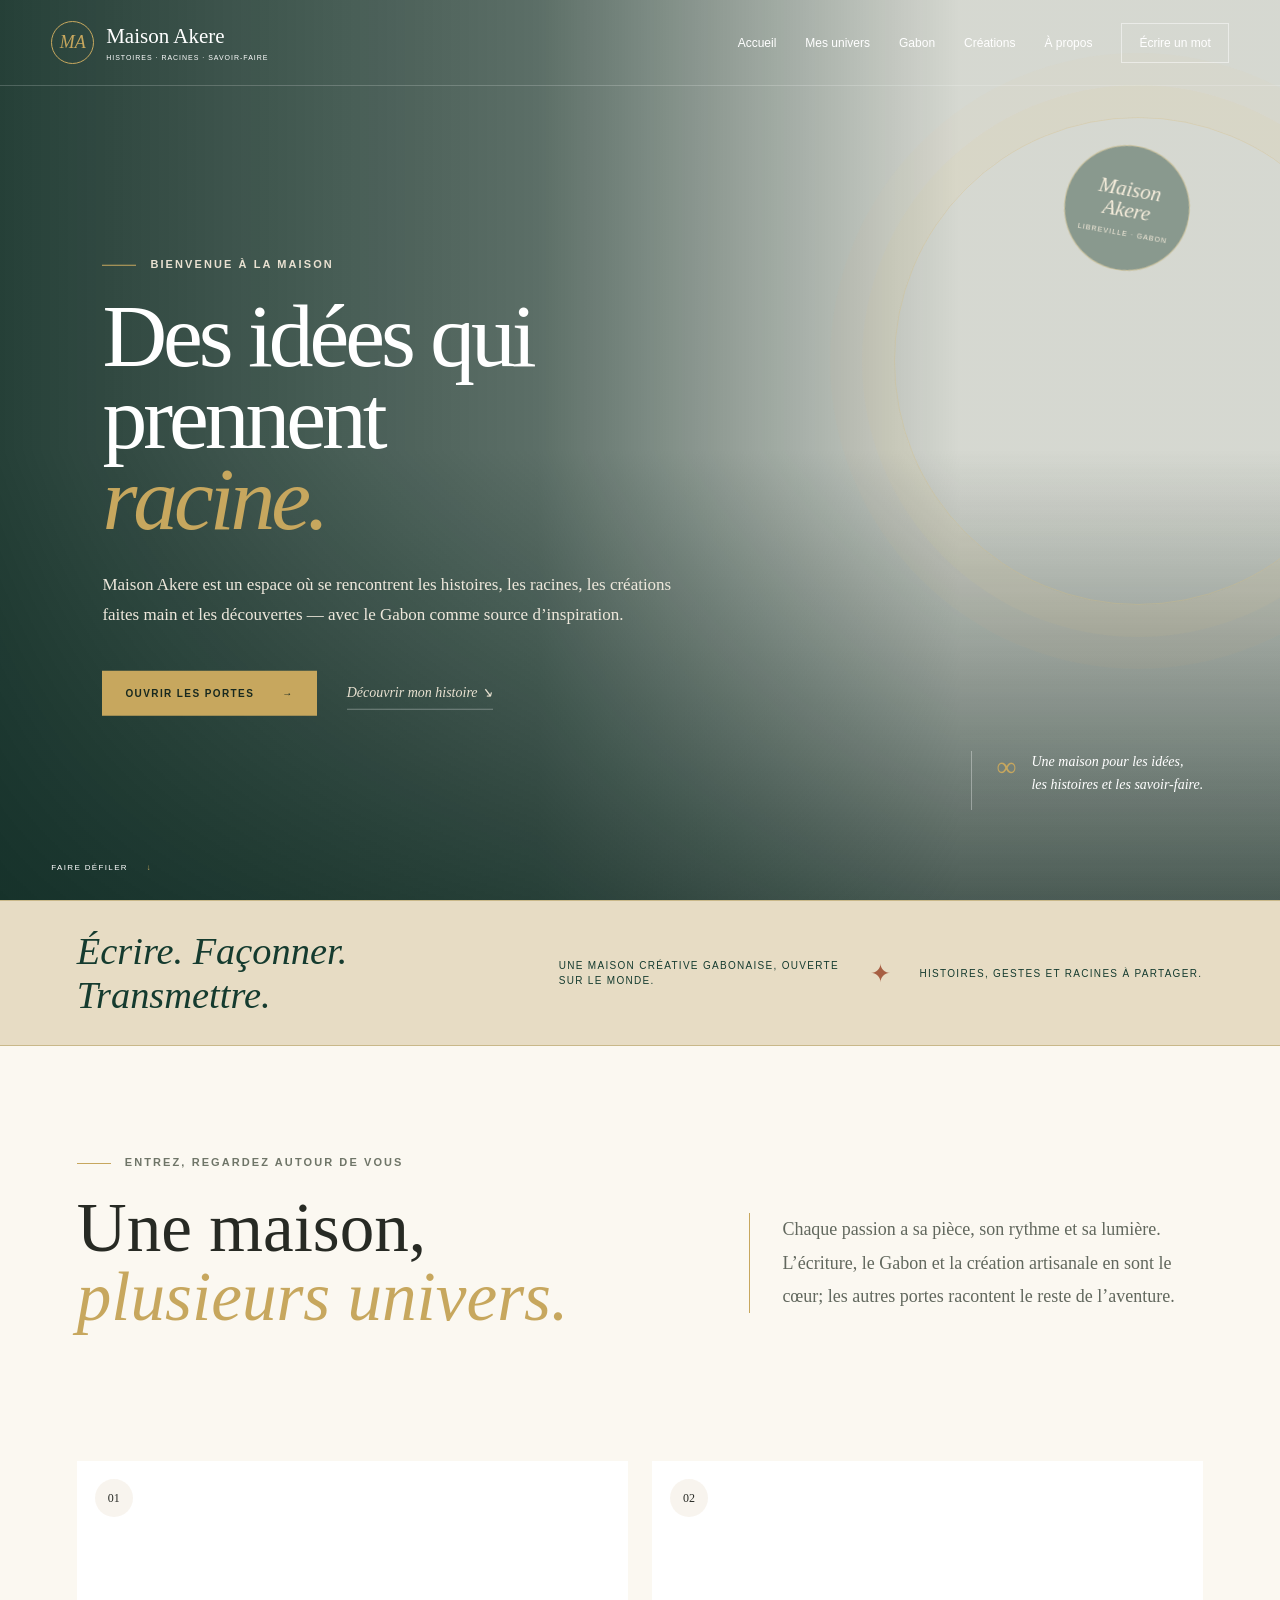
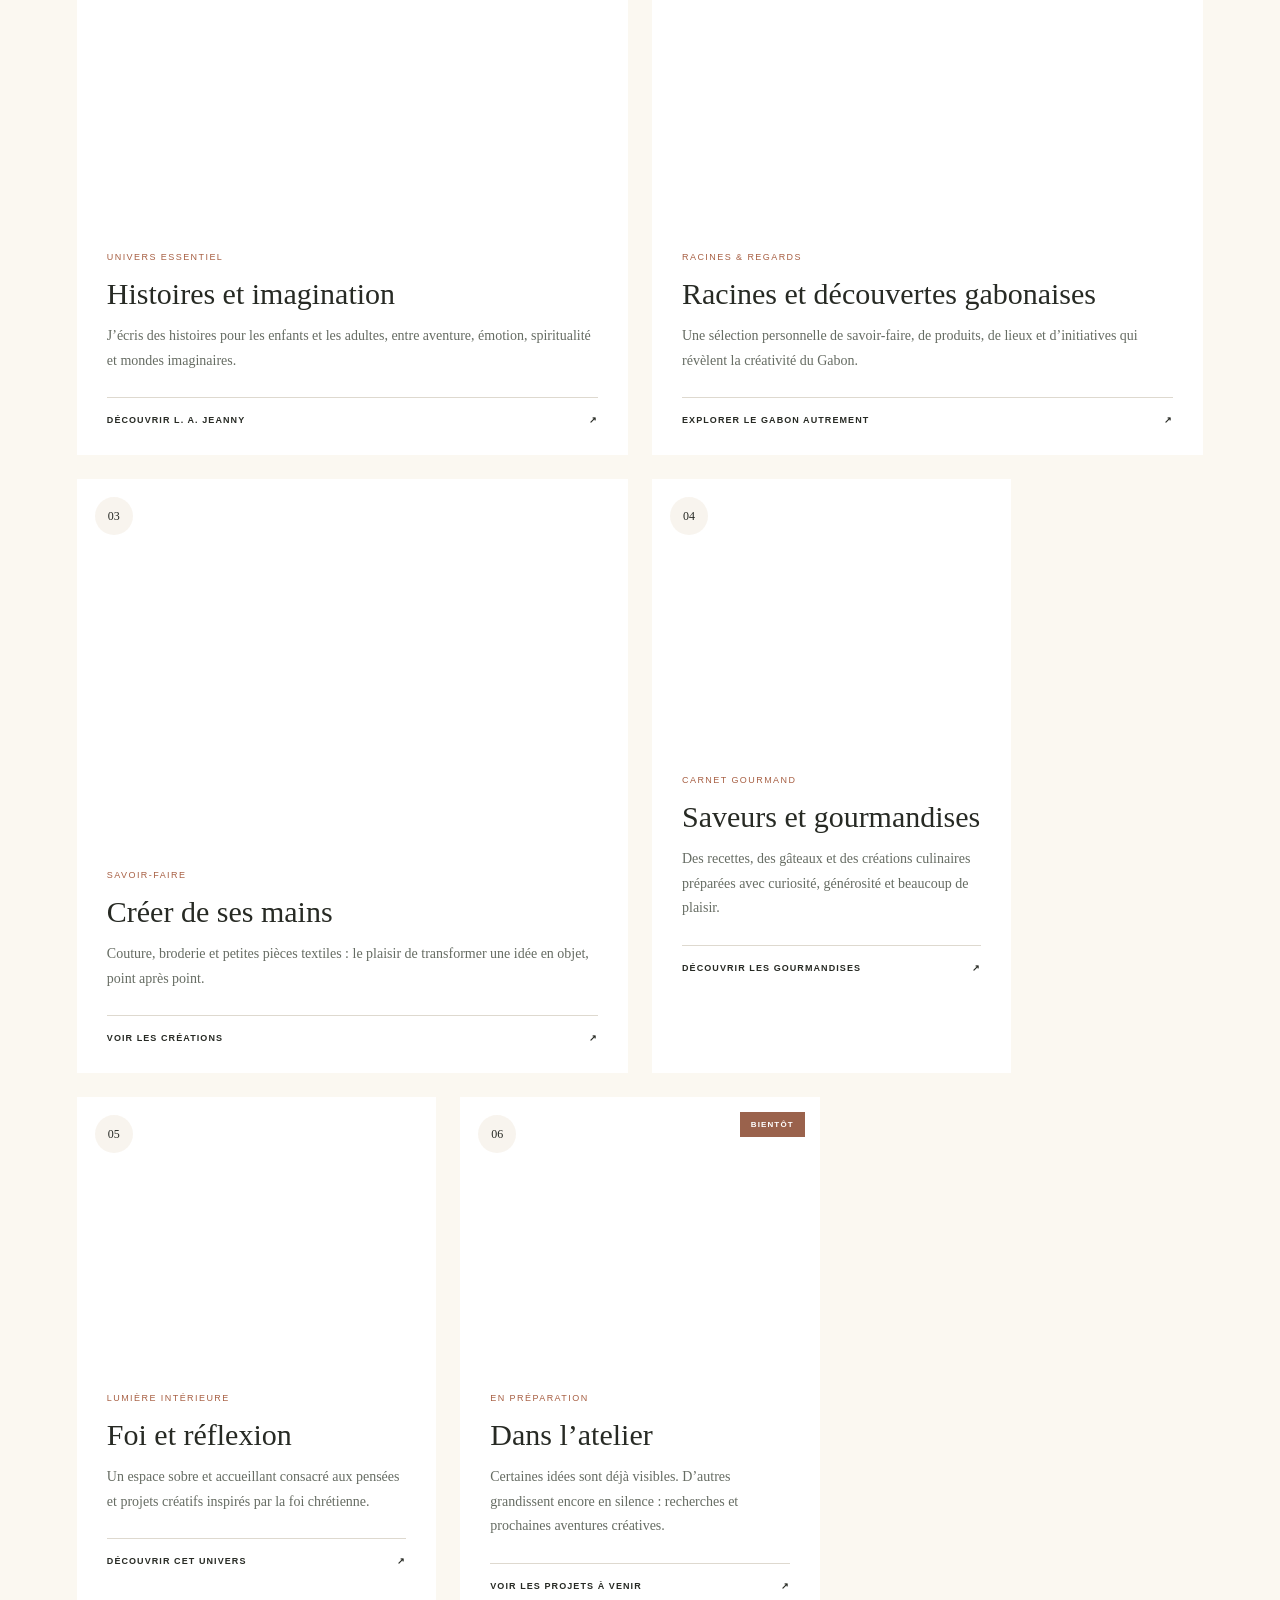
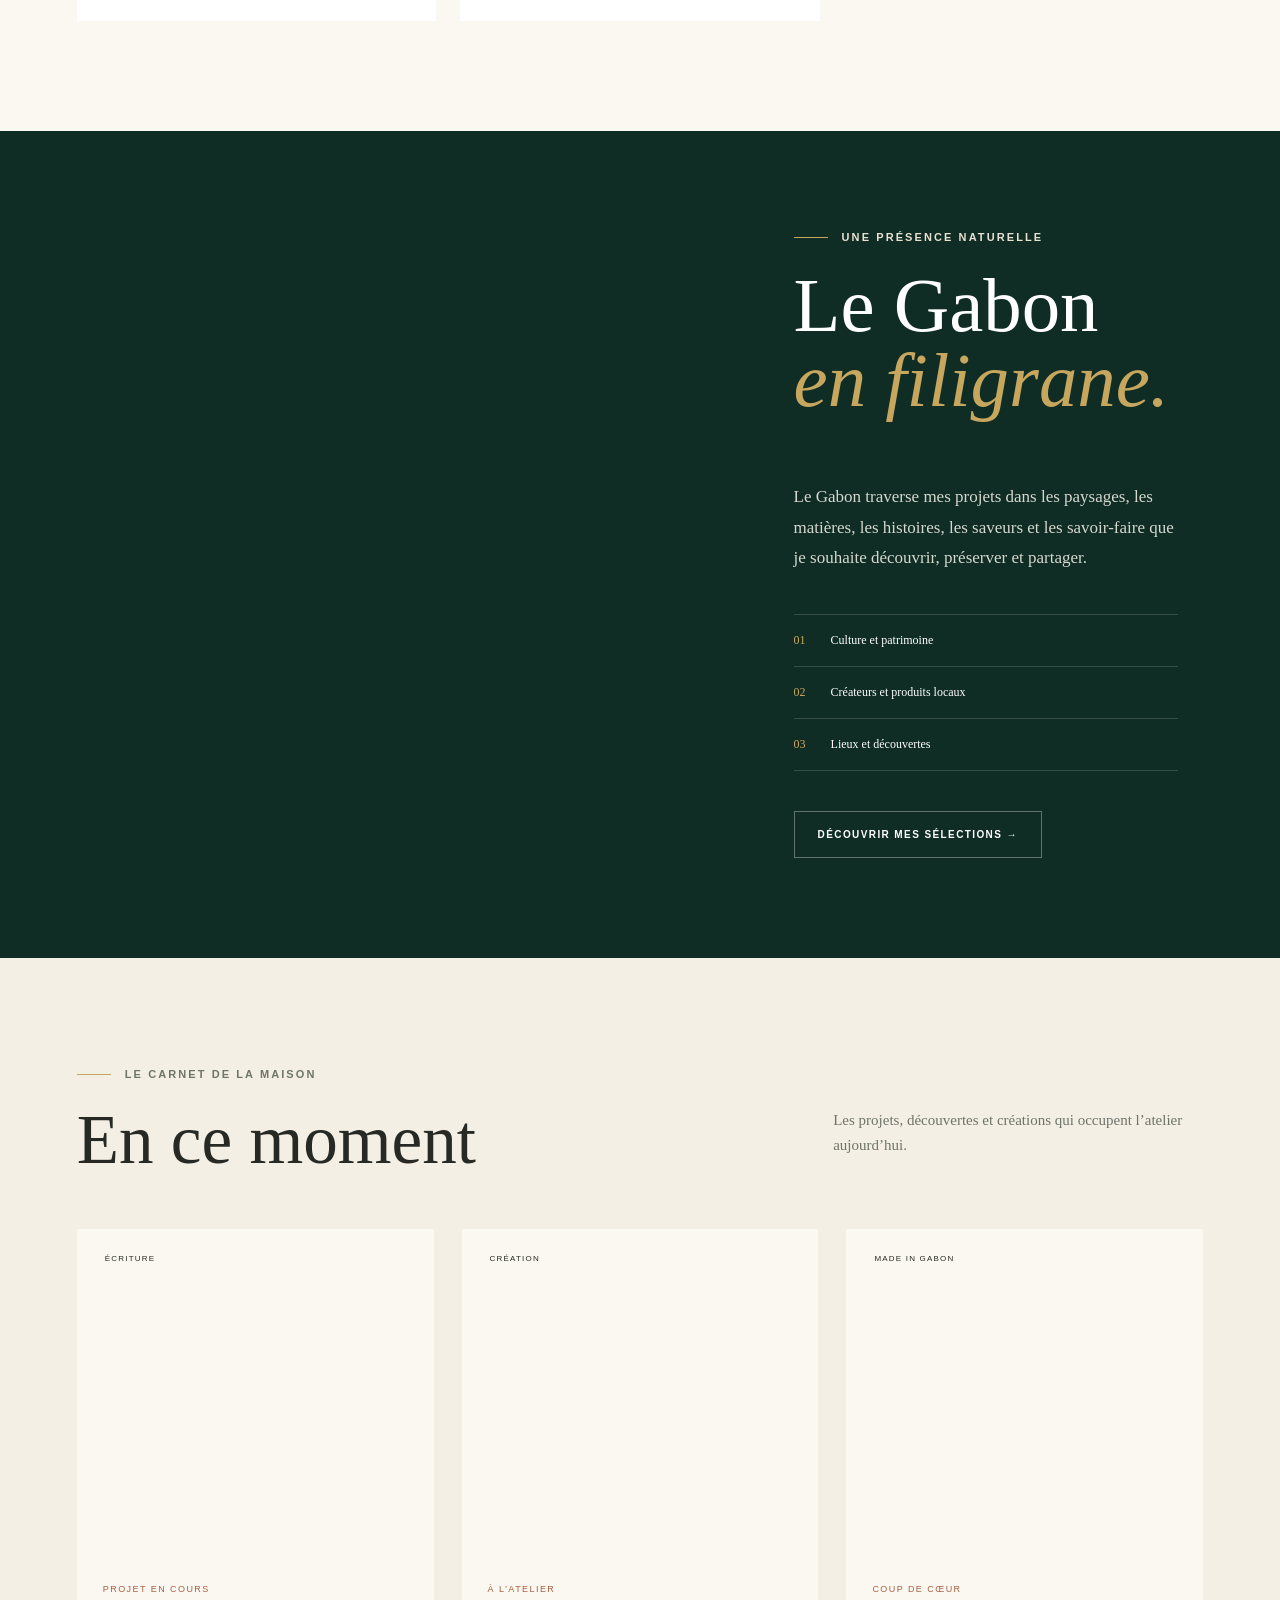
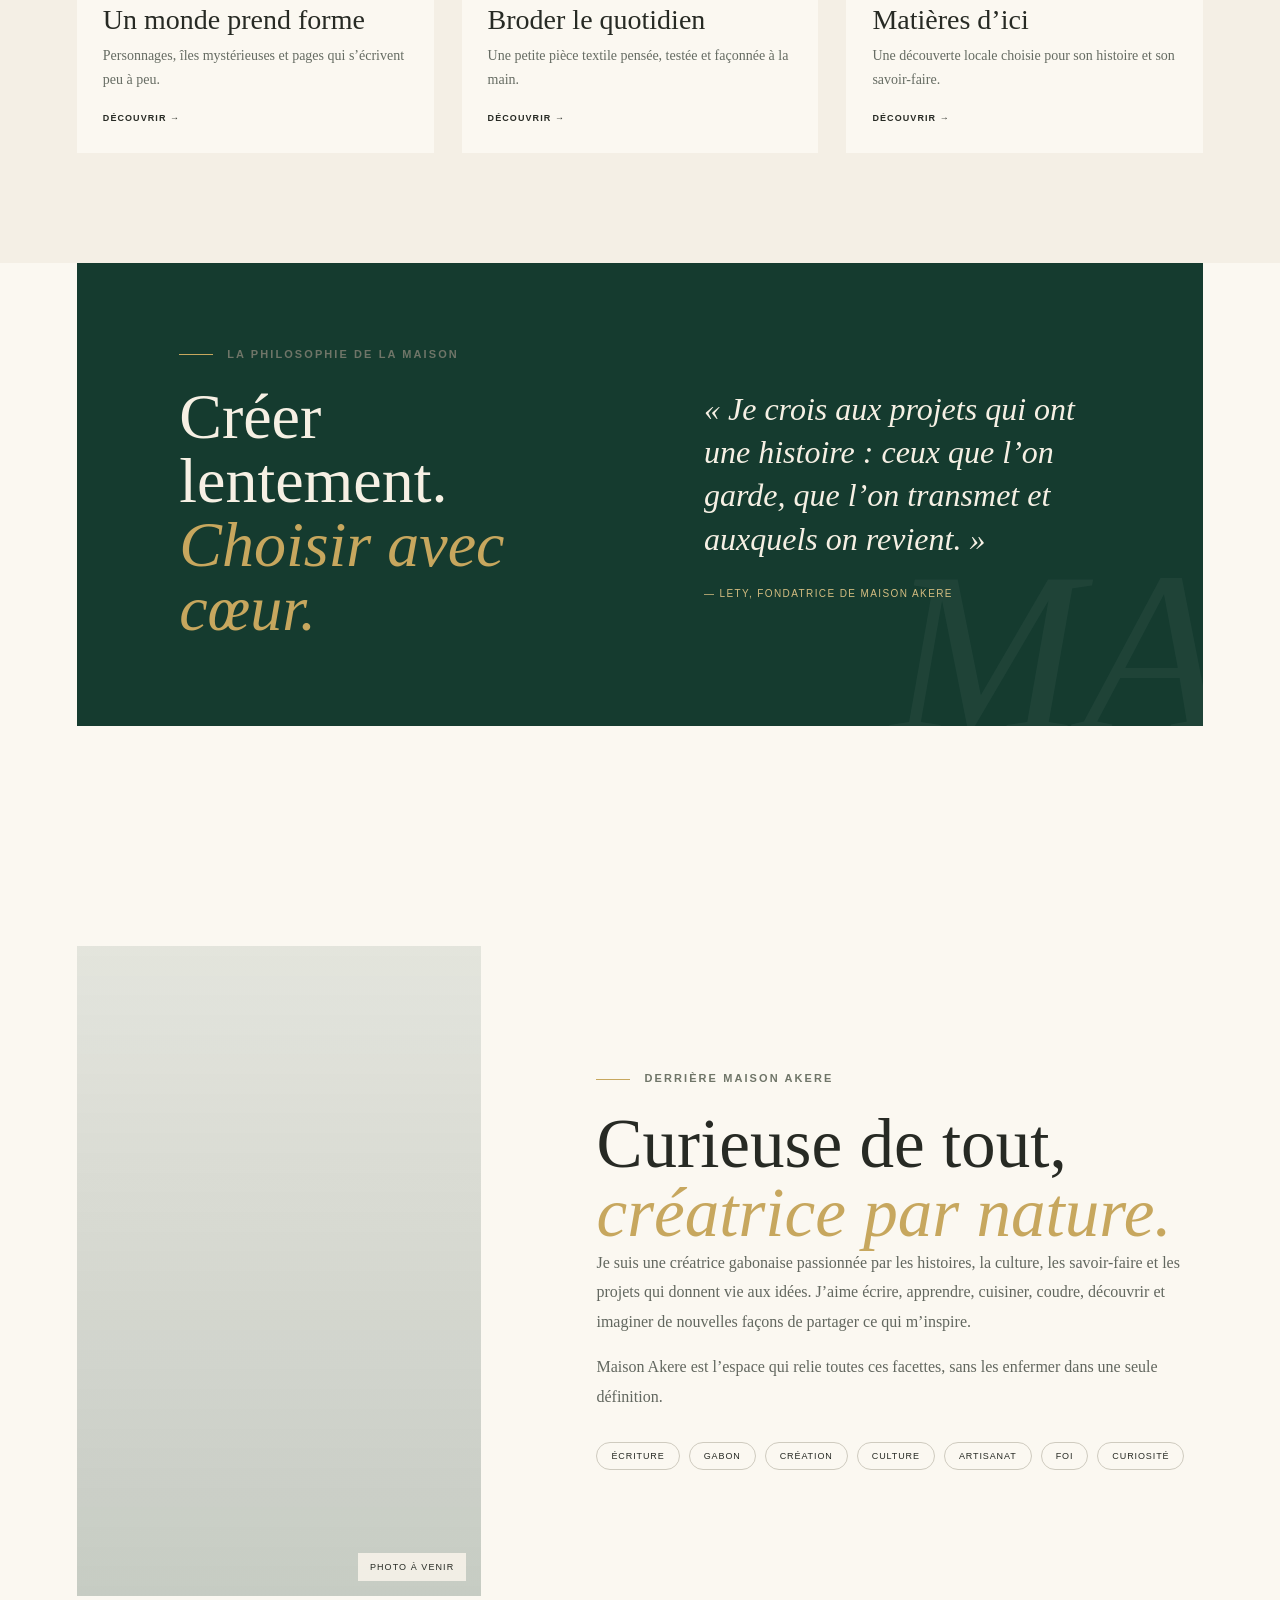
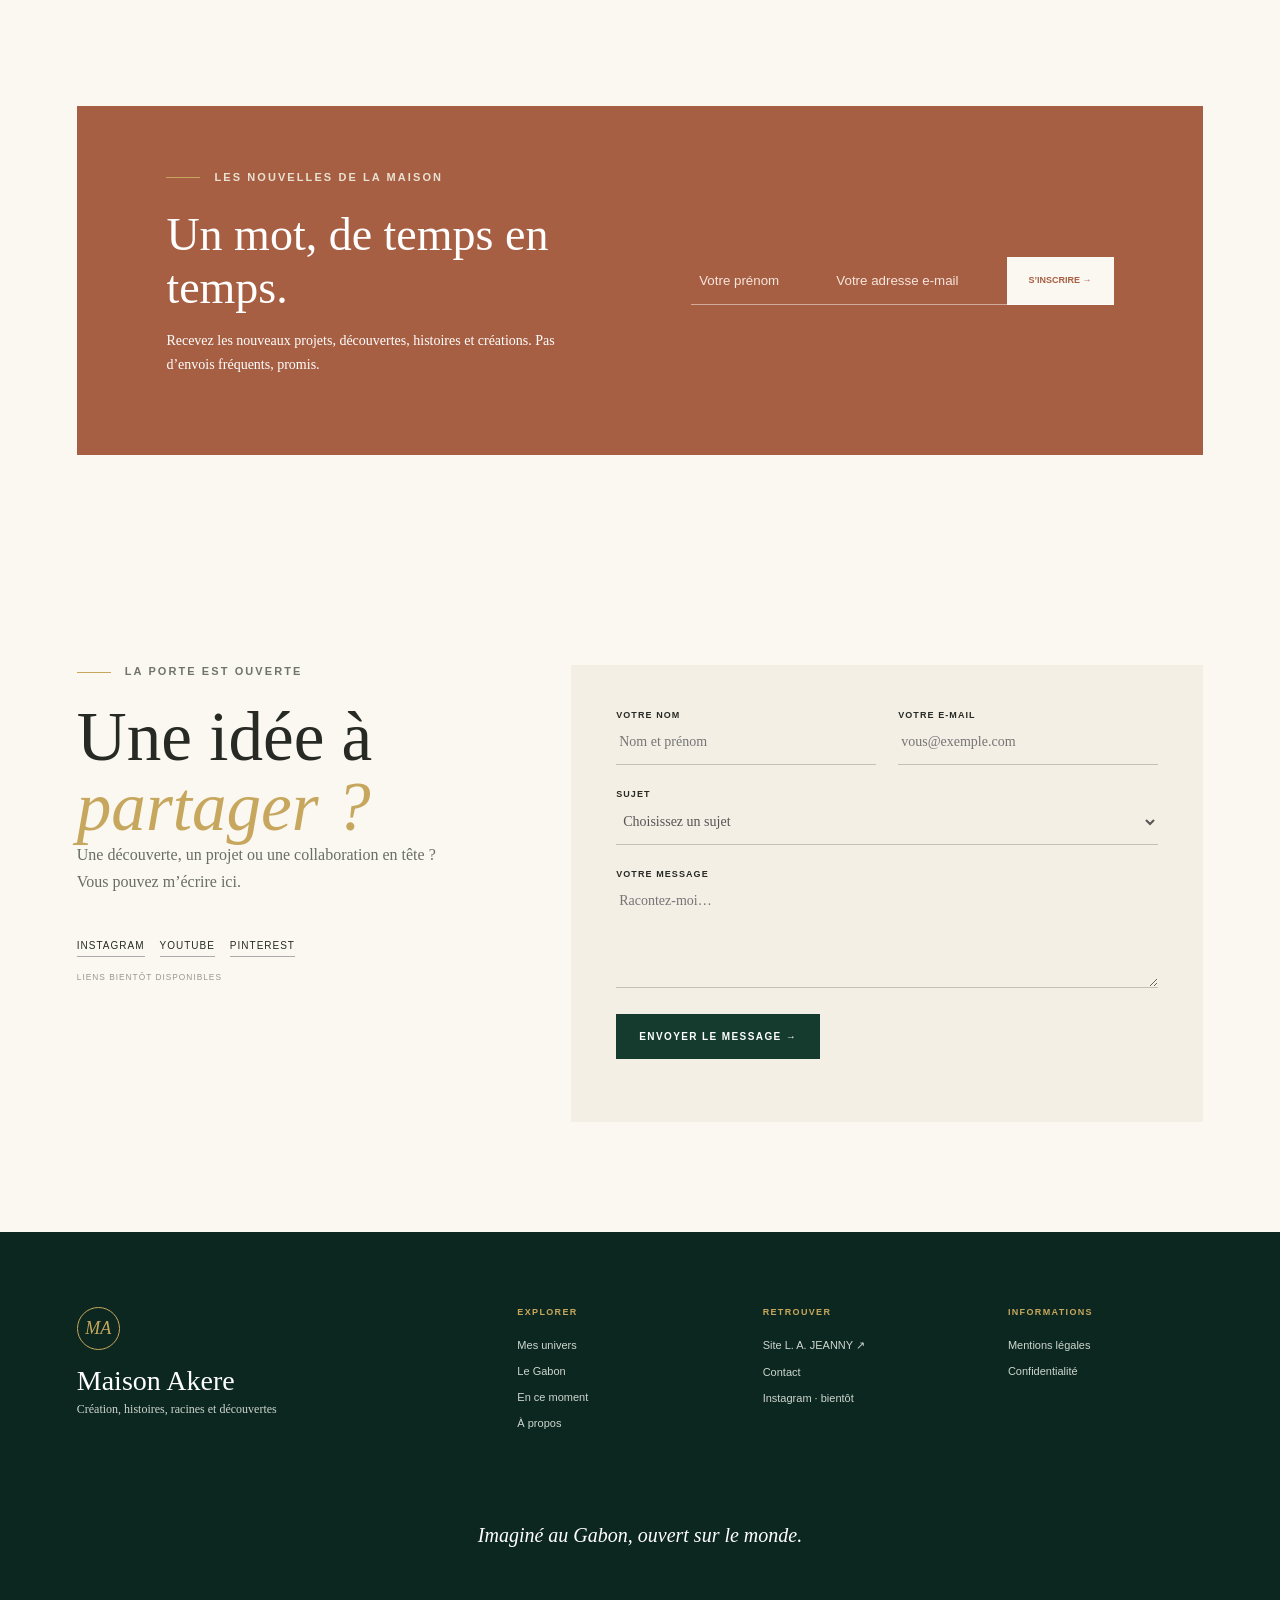
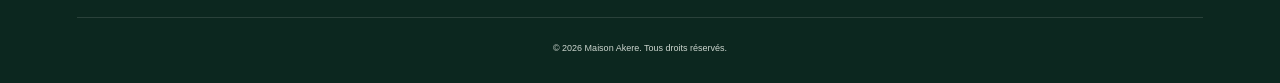
<file: index.html>
<!doctype html>
<html lang="fr">
<head>
  <meta charset="utf-8"><meta name="viewport" content="width=device-width,initial-scale=1">
  <meta name="description" content="Maison Akere : histoires, racines et savoir-faire.">
  <title>Maison Akere — Histoires, racines et savoir-faire</title>
  <link rel="stylesheet" href="style.css">
</head>
<body>
<header class="site-header"><a class="brand" href="#accueil"><span>MA</span><div><b>Maison Akere</b><small>Histoires · Racines · Savoir-faire</small></div></a><button class="menu" aria-expanded="false">Menu</button><nav><a href="index.html">Accueil</a><a href="univers.html">Mes univers</a><a href="gabon.html">Gabon</a><a href="creations.html">Créations</a><a href="apropos.html">À propos</a><a class="nav-cta" href="contact.html">Écrire un mot</a></nav></header>
<main>
<section class="hero" id="accueil"><div class="hero-image"></div><div class="hero-shade"></div><div class="hero-content"><p class="eyebrow light">Bienvenue à la maison</p><h1>Des idées qui prennent<br><em>racine.</em></h1><p>Maison Akere est un espace où se rencontrent les histoires, les racines, les créations faites main et les découvertes — avec le Gabon comme source d’inspiration.</p><div class="actions"><a class="button gold" href="#univers">Ouvrir les portes <span>→</span></a><a class="text-link light" href="#apropos">Découvrir mon histoire ↘</a></div></div><div class="hero-note"><span>∞</span><p>Une maison pour les idées,<br>les histoires et les savoir-faire.</p></div><div class="hero-stamp" aria-hidden="true"><b>Maison<br>Akere</b><span>Libreville · Gabon</span></div><a href="#univers" class="scroll">Faire défiler <i>↓</i></a></section><section class="manifesto"><p>Écrire. Façonner. Transmettre.</p><span>Une maison créative gabonaise, ouverte sur le monde.</span><i>✦</i><span>Histoires, gestes et racines à partager.</span></section>

<section class="intro section-pad" id="univers"><div><p class="eyebrow">Entrez, regardez autour de vous</p><h2>Une maison,<br><em>plusieurs univers.</em></h2></div><p class="lead">Chaque passion a sa pièce, son rythme et sa lumière. L’écriture, le Gabon et la création artisanale en sont le cœur; les autres portes racontent le reste de l’aventure.</p></section>

<section class="rooms section-pad" id="creations">
<article class="room featured"><div class="room-img writing"><span>01</span></div><div class="room-copy"><small>Univers essentiel</small><h3>Histoires et imagination</h3><p>J’écris des histoires pour les enfants et les adultes, entre aventure, émotion, spiritualité et mondes imaginaires.</p><a href="https://la-jeanny-auteure.thewordofgodrevealed.chatgpt.site/" target="_blank" rel="noreferrer">Découvrir L. A. JEANNY <span>↗</span></a></div></article>
<article class="room featured"><div class="room-img roots"><span>02</span></div><div class="room-copy"><small>Racines & regards</small><h3>Racines et découvertes gabonaises</h3><p>Une sélection personnelle de savoir-faire, de produits, de lieux et d’initiatives qui révèlent la créativité du Gabon.</p><a href="#gabon">Explorer le Gabon autrement <span>↗</span></a></div></article>
<article class="room featured"><div class="room-img craft"><span>03</span></div><div class="room-copy"><small>Savoir-faire</small><h3>Créer de ses mains</h3><p>Couture, broderie et petites pièces textiles : le plaisir de transformer une idée en objet, point après point.</p><a href="#contact">Voir les créations <span>↗</span></a></div></article>
<article class="room"><div class="room-img cake"><span>04</span></div><div class="room-copy"><small>Carnet gourmand</small><h3>Saveurs et gourmandises</h3><p>Des recettes, des gâteaux et des créations culinaires préparées avec curiosité, générosité et beaucoup de plaisir.</p><a href="#moment">Découvrir les gourmandises <span>↗</span></a></div></article>
<article class="room"><div class="room-img faith"><span>05</span></div><div class="room-copy"><small>Lumière intérieure</small><h3>Foi et réflexion</h3><p>Un espace sobre et accueillant consacré aux pensées et projets créatifs inspirés par la foi chrétienne.</p><a href="#moment">Découvrir cet univers <span>↗</span></a></div></article>
<article class="room"><div class="room-img workshop"><span>06</span><b>Bientôt</b></div><div class="room-copy"><small>En préparation</small><h3>Dans l’atelier</h3><p>Certaines idées sont déjà visibles. D’autres grandissent encore en silence : recherches et prochaines aventures créatives.</p><a href="#moment">Voir les projets à venir <span>↗</span></a></div></article>
</section>

<section class="gabon" id="gabon"><div class="gabon-photo"></div><div class="gabon-copy"><p class="eyebrow light">Une présence naturelle</p><h2>Le Gabon<br><em>en filigrane.</em></h2><p>Le Gabon traverse mes projets dans les paysages, les matières, les histoires, les saveurs et les savoir-faire que je souhaite découvrir, préserver et partager.</p><div class="gabon-list"><span>01 <b>Culture et patrimoine</b></span><span>02 <b>Créateurs et produits locaux</b></span><span>03 <b>Lieux et découvertes</b></span></div><a class="button outline" href="#moment">Découvrir mes sélections →</a></div></section>

<section class="now section-pad" id="moment"><div class="section-head"><div><p class="eyebrow">Le carnet de la maison</p><h2>En ce moment</h2></div><p>Les projets, découvertes et créations qui occupent l’atelier aujourd’hui.</p></div><div class="now-grid"><article><div class="now-img book"><span>Écriture</span></div><small>Projet en cours</small><h3>Un monde prend forme</h3><p>Personnages, îles mystérieuses et pages qui s’écrivent peu à peu.</p><a href="https://la-jeanny-auteure.thewordofgodrevealed.chatgpt.site/" target="_blank" rel="noreferrer">Découvrir →</a></article><article><div class="now-img stitch"><span>Création</span></div><small>À l’atelier</small><h3>Broder le quotidien</h3><p>Une petite pièce textile pensée, testée et façonnée à la main.</p><a href="#contact">Découvrir →</a></article><article><div class="now-img local"><span>Made in Gabon</span></div><small>Coup de cœur</small><h3>Matières d’ici</h3><p>Une découverte locale choisie pour son histoire et son savoir-faire.</p><a href="#gabon">Découvrir →</a></article></div></section>

<section class="atelier-note"><div><p class="eyebrow">La philosophie de la maison</p><h2>Créer lentement.<br><em>Choisir avec cœur.</em></h2></div><blockquote>« Je crois aux projets qui ont une histoire : ceux que l’on garde, que l’on transmet et auxquels on revient. »<small>— Lety, fondatrice de Maison Akere</small></blockquote></section>

<section class="about section-pad" id="apropos"><div class="portrait"><span>Photo à venir</span></div><div class="about-copy"><p class="eyebrow">Derrière Maison Akere</p><h2>Curieuse de tout,<br><em>créatrice par nature.</em></h2><p>Je suis une créatrice gabonaise passionnée par les histoires, la culture, les savoir-faire et les projets qui donnent vie aux idées. J’aime écrire, apprendre, cuisiner, coudre, découvrir et imaginer de nouvelles façons de partager ce qui m’inspire.</p><p>Maison Akere est l’espace qui relie toutes ces facettes, sans les enfermer dans une seule définition.</p><div class="tags"><span>Écriture</span><span>Gabon</span><span>Création</span><span>Culture</span><span>Artisanat</span><span>Foi</span><span>Curiosité</span></div></div></section>

<section class="newsletter"><div><p class="eyebrow light">Les nouvelles de la maison</p><h2>Un mot, de temps en temps.</h2><p>Recevez les nouveaux projets, découvertes, histoires et créations. Pas d’envois fréquents, promis.</p></div><form data-message="Merci ! La newsletter ouvrira prochainement."><input aria-label="Votre prénom" placeholder="Votre prénom" required><input aria-label="Votre adresse e-mail" type="email" placeholder="Votre adresse e-mail" required><button>S’inscrire →</button></form></section>

<section class="contact section-pad" id="contact"><div><p class="eyebrow">La porte est ouverte</p><h2>Une idée à<br><em>partager ?</em></h2><p>Une découverte, un projet ou une collaboration en tête ? Vous pouvez m’écrire ici.</p><div class="socials"><span>Instagram</span><span>YouTube</span><span>Pinterest</span><small>Liens bientôt disponibles</small></div></div><form class="contact-form" data-message="Merci pour votre message. Le formulaire sera bientôt relié à ma messagerie."><div><label>Votre nom<input required placeholder="Nom et prénom"></label><label>Votre e-mail<input required type="email" placeholder="vous@exemple.com"></label></div><label>Sujet<select required><option value="" selected disabled>Choisissez un sujet</option><option>Projet ou collaboration</option><option>Question sur mes livres</option><option>Création artisanale</option><option>Découverte Made in Gabon</option><option>Autre demande</option></select></label><label>Votre message<textarea required rows="5" placeholder="Racontez-moi…"></textarea></label><button class="button dark">Envoyer le message →</button><p class="notice" role="status"></p></form></section>
</main>
<footer><div class="footer-brand"><span>MA</span><h3>Maison Akere</h3><p>Création, histoires, racines et découvertes</p></div><div><b>Explorer</b><a href="#univers">Mes univers</a><a href="#gabon">Le Gabon</a><a href="#moment">En ce moment</a><a href="#apropos">À propos</a></div><div><b>Retrouver</b><a href="https://la-jeanny-auteure.thewordofgodrevealed.chatgpt.site/" target="_blank">Site L. A. JEANNY ↗</a><a href="#contact">Contact</a><span>Instagram · bientôt</span></div><div><b>Informations</b><span>Mentions légales</span><span>Confidentialité</span></div><p class="signature">Imaginé au Gabon, ouvert sur le monde.</p><small class="copyright">© 2026 Maison Akere. Tous droits réservés.</small></footer>
<script src="script.js"></script>
</body></html>
</file>
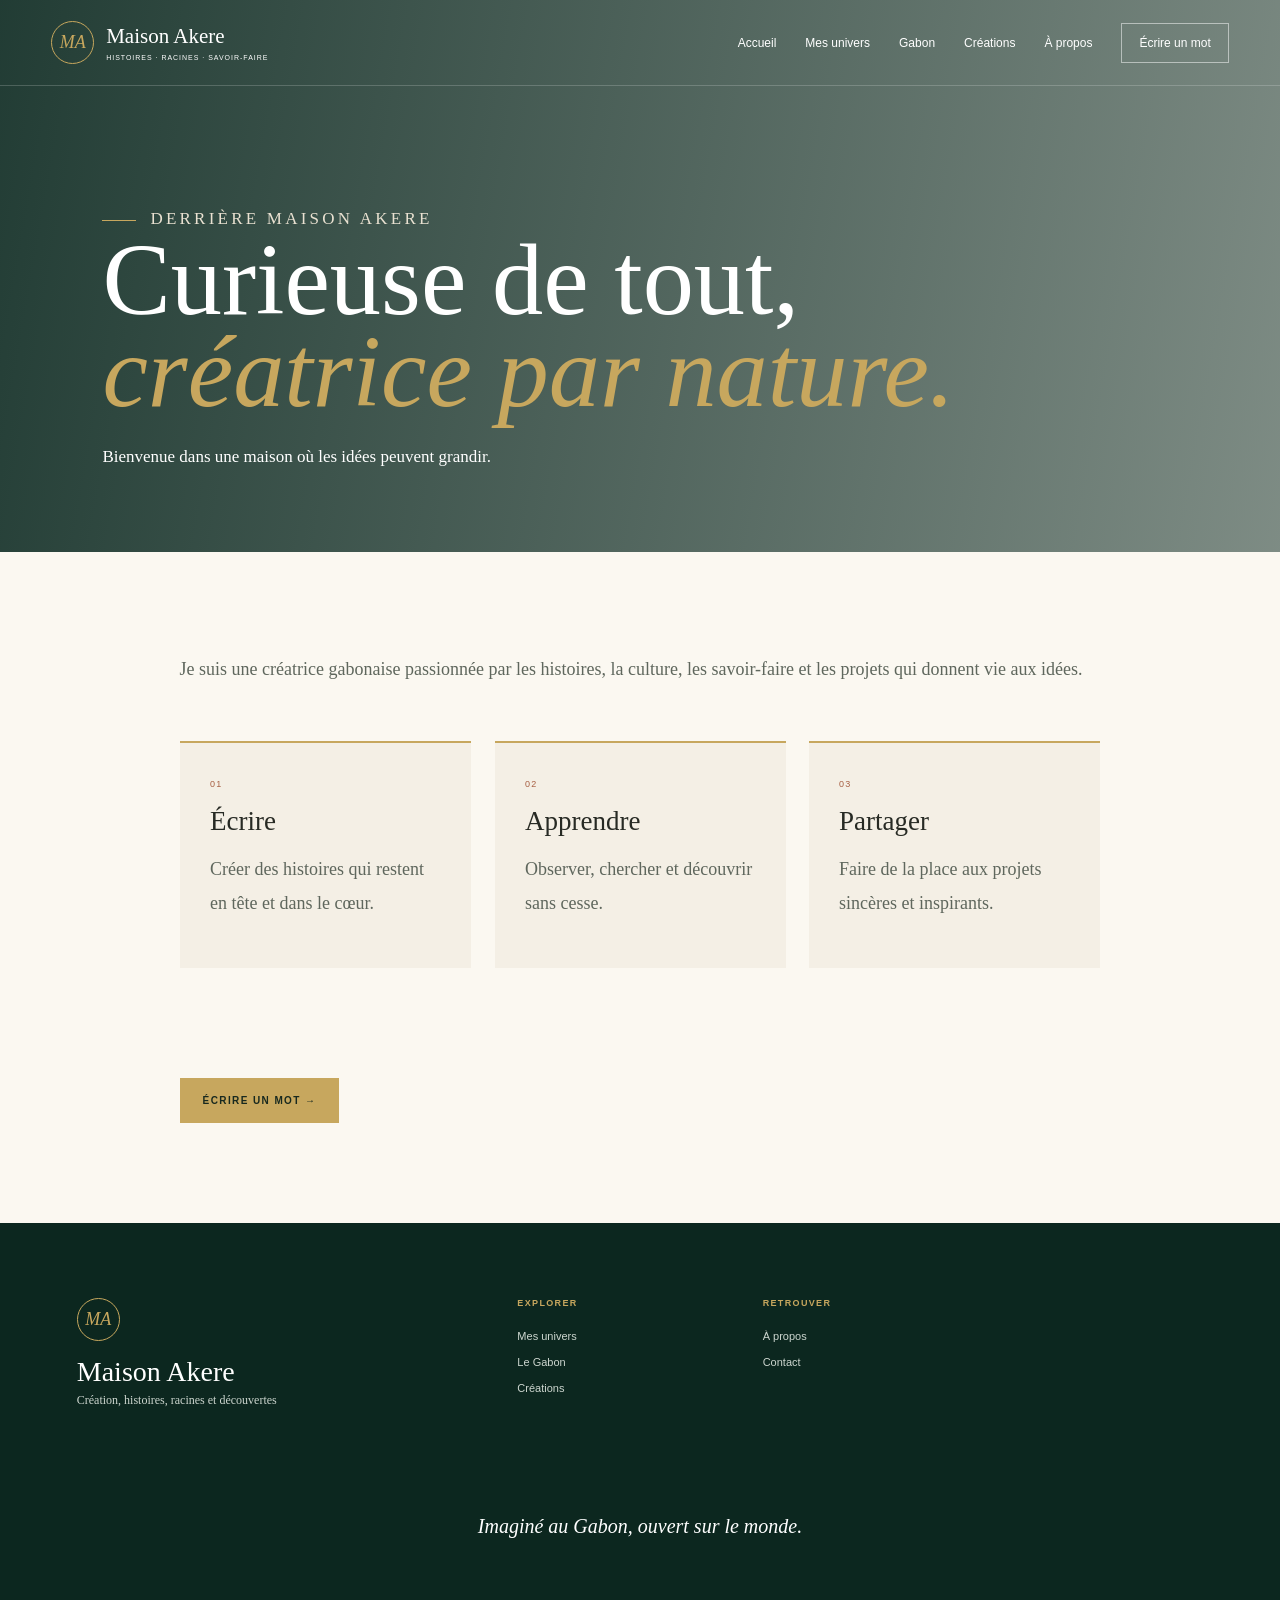
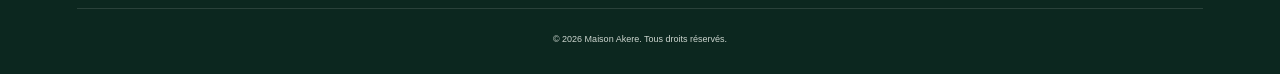
<file: apropos.html>
<!doctype html><html lang="fr"><head><meta charset="utf-8"><meta name="viewport" content="width=device-width,initial-scale=1"><title>À propos — Maison Akere</title><link rel="stylesheet" href="style.css"></head><body><header class="site-header"><a class="brand" href="index.html"><span>MA</span><div><b>Maison Akere</b><small>Histoires · Racines · Savoir-faire</small></div></a><button class="menu" aria-expanded="false">Menu</button><nav><a href="index.html">Accueil</a><a href="univers.html">Mes univers</a><a href="gabon.html">Gabon</a><a href="creations.html">Créations</a><a href="apropos.html">À propos</a><a class="nav-cta" href="contact.html">Écrire un mot</a></nav></header><main><section class="page-hero" style="--page-image:url('https://images.unsplash.com/photo-1499209974431-9dddcece7f88?auto=format&fit=crop&w=1800&q=85')"><div><p class="eyebrow light">Derrière Maison Akere</p><h1>Curieuse de tout,<br><em>créatrice par nature.</em></h1><p>Bienvenue dans une maison où les idées peuvent grandir.</p></div></section><section class="page-content"><p>Je suis une créatrice gabonaise passionnée par les histoires, la culture, les savoir-faire et les projets qui donnent vie aux idées.</p><div class="feature-list"><article><small>01</small><h3>Écrire</h3><p>Créer des histoires qui restent en tête et dans le cœur.</p></article><article><small>02</small><h3>Apprendre</h3><p>Observer, chercher et découvrir sans cesse.</p></article><article><small>03</small><h3>Partager</h3><p>Faire de la place aux projets sincères et inspirants.</p></article></div><a class="button gold page-cta" href="contact.html">Écrire un mot →</a></section></main><footer><div class="footer-brand"><span>MA</span><h3>Maison Akere</h3><p>Création, histoires, racines et découvertes</p></div><div><b>Explorer</b><a href="univers.html">Mes univers</a><a href="gabon.html">Le Gabon</a><a href="creations.html">Créations</a></div><div><b>Retrouver</b><a href="apropos.html">À propos</a><a href="contact.html">Contact</a></div><p class="signature">Imaginé au Gabon, ouvert sur le monde.</p><small class="copyright">© 2026 Maison Akere. Tous droits réservés.</small></footer><script src="script.js"></script></body></html>
</file>
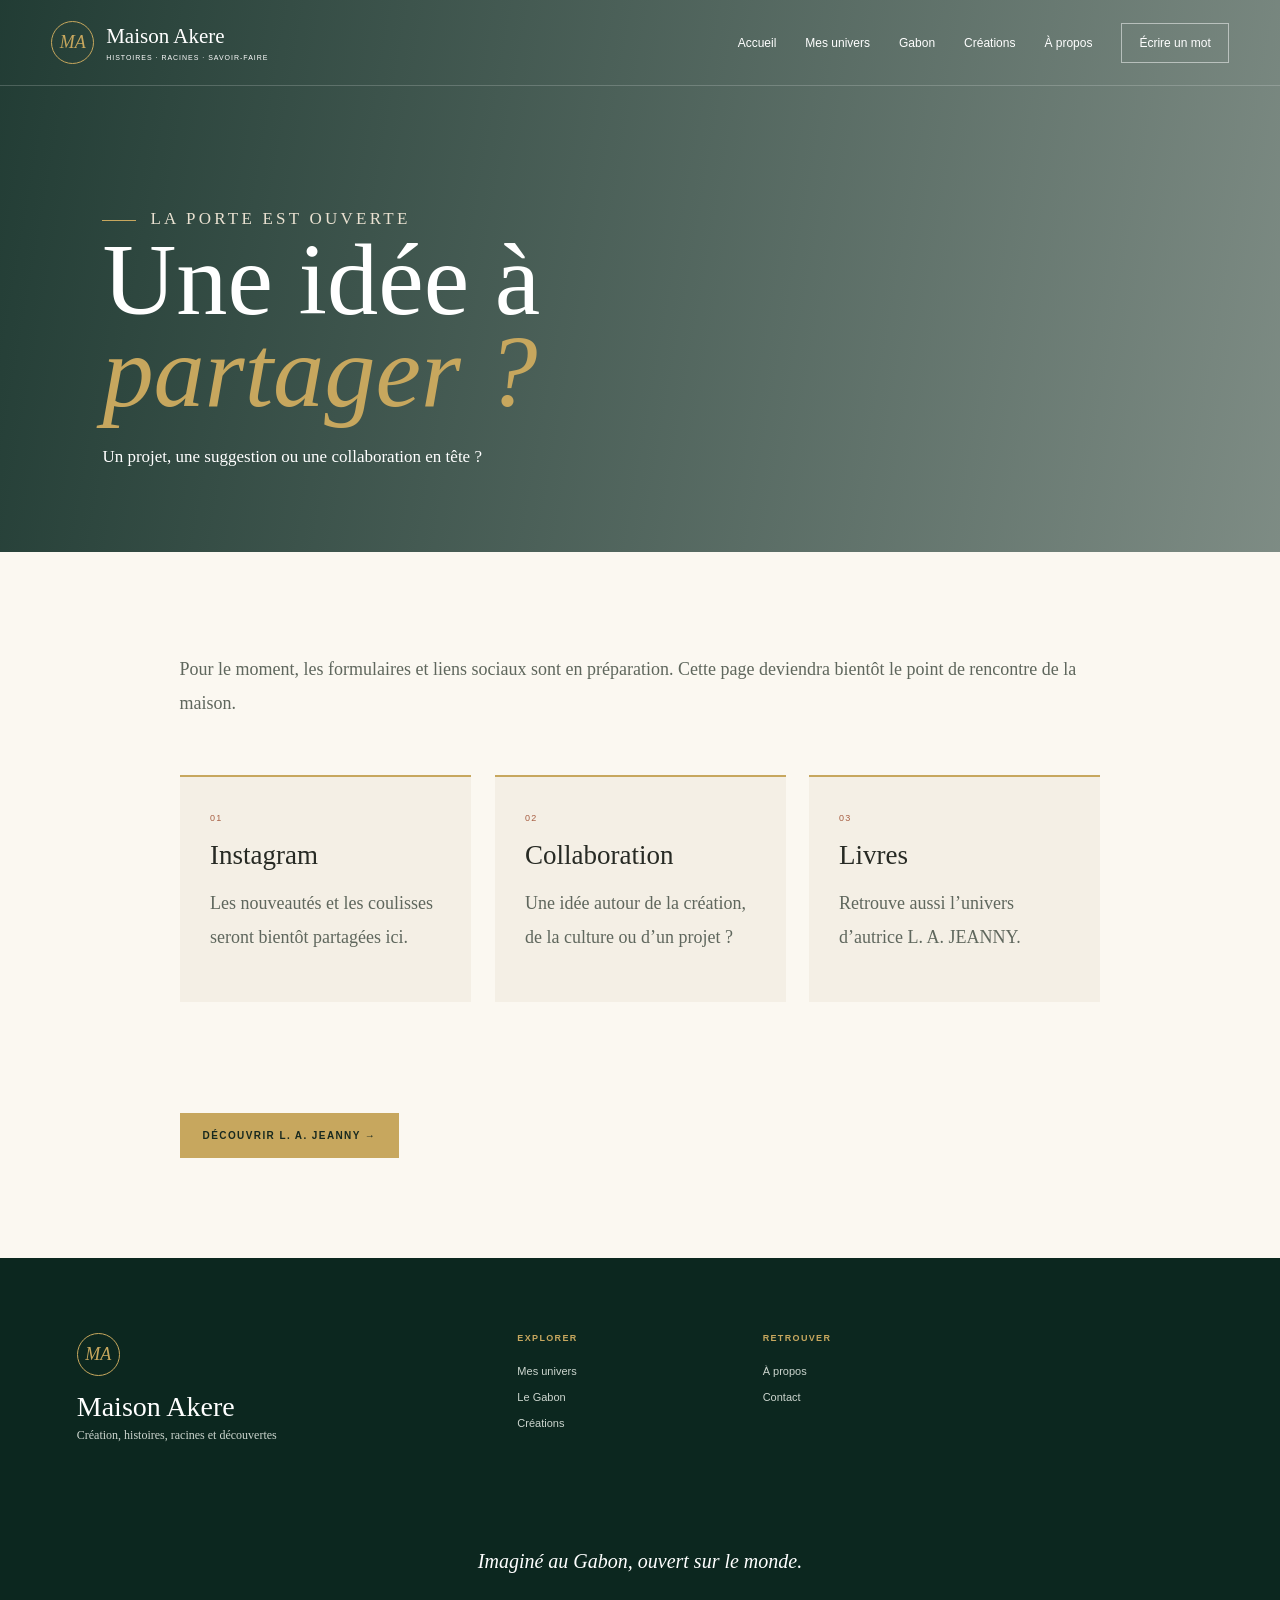
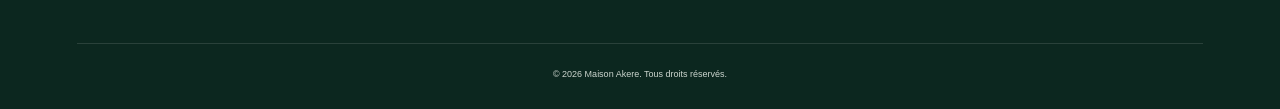
<file: contact.html>
<!doctype html><html lang="fr"><head><meta charset="utf-8"><meta name="viewport" content="width=device-width,initial-scale=1"><title>Contact — Maison Akere</title><link rel="stylesheet" href="style.css"></head><body><header class="site-header"><a class="brand" href="index.html"><span>MA</span><div><b>Maison Akere</b><small>Histoires · Racines · Savoir-faire</small></div></a><button class="menu" aria-expanded="false">Menu</button><nav><a href="index.html">Accueil</a><a href="univers.html">Mes univers</a><a href="gabon.html">Gabon</a><a href="creations.html">Créations</a><a href="apropos.html">À propos</a><a class="nav-cta" href="contact.html">Écrire un mot</a></nav></header><main><section class="page-hero" style="--page-image:url('https://images.unsplash.com/photo-1499750310107-5fef28a66643?auto=format&fit=crop&w=1800&q=85')"><div><p class="eyebrow light">La porte est ouverte</p><h1>Une idée à<br><em>partager ?</em></h1><p>Un projet, une suggestion ou une collaboration en tête ?</p></div></section><section class="page-content"><p>Pour le moment, les formulaires et liens sociaux sont en préparation. Cette page deviendra bientôt le point de rencontre de la maison.</p><div class="feature-list"><article><small>01</small><h3>Instagram</h3><p>Les nouveautés et les coulisses seront bientôt partagées ici.</p></article><article><small>02</small><h3>Collaboration</h3><p>Une idée autour de la création, de la culture ou d’un projet ?</p></article><article><small>03</small><h3>Livres</h3><p>Retrouve aussi l’univers d’autrice L. A. JEANNY.</p></article></div><a class="button gold page-cta" href="https://la-jeanny-auteure.thewordofgodrevealed.chatgpt.site/">Découvrir L. A. JEANNY →</a></section></main><footer><div class="footer-brand"><span>MA</span><h3>Maison Akere</h3><p>Création, histoires, racines et découvertes</p></div><div><b>Explorer</b><a href="univers.html">Mes univers</a><a href="gabon.html">Le Gabon</a><a href="creations.html">Créations</a></div><div><b>Retrouver</b><a href="apropos.html">À propos</a><a href="contact.html">Contact</a></div><p class="signature">Imaginé au Gabon, ouvert sur le monde.</p><small class="copyright">© 2026 Maison Akere. Tous droits réservés.</small></footer><script src="script.js"></script></body></html>
</file>
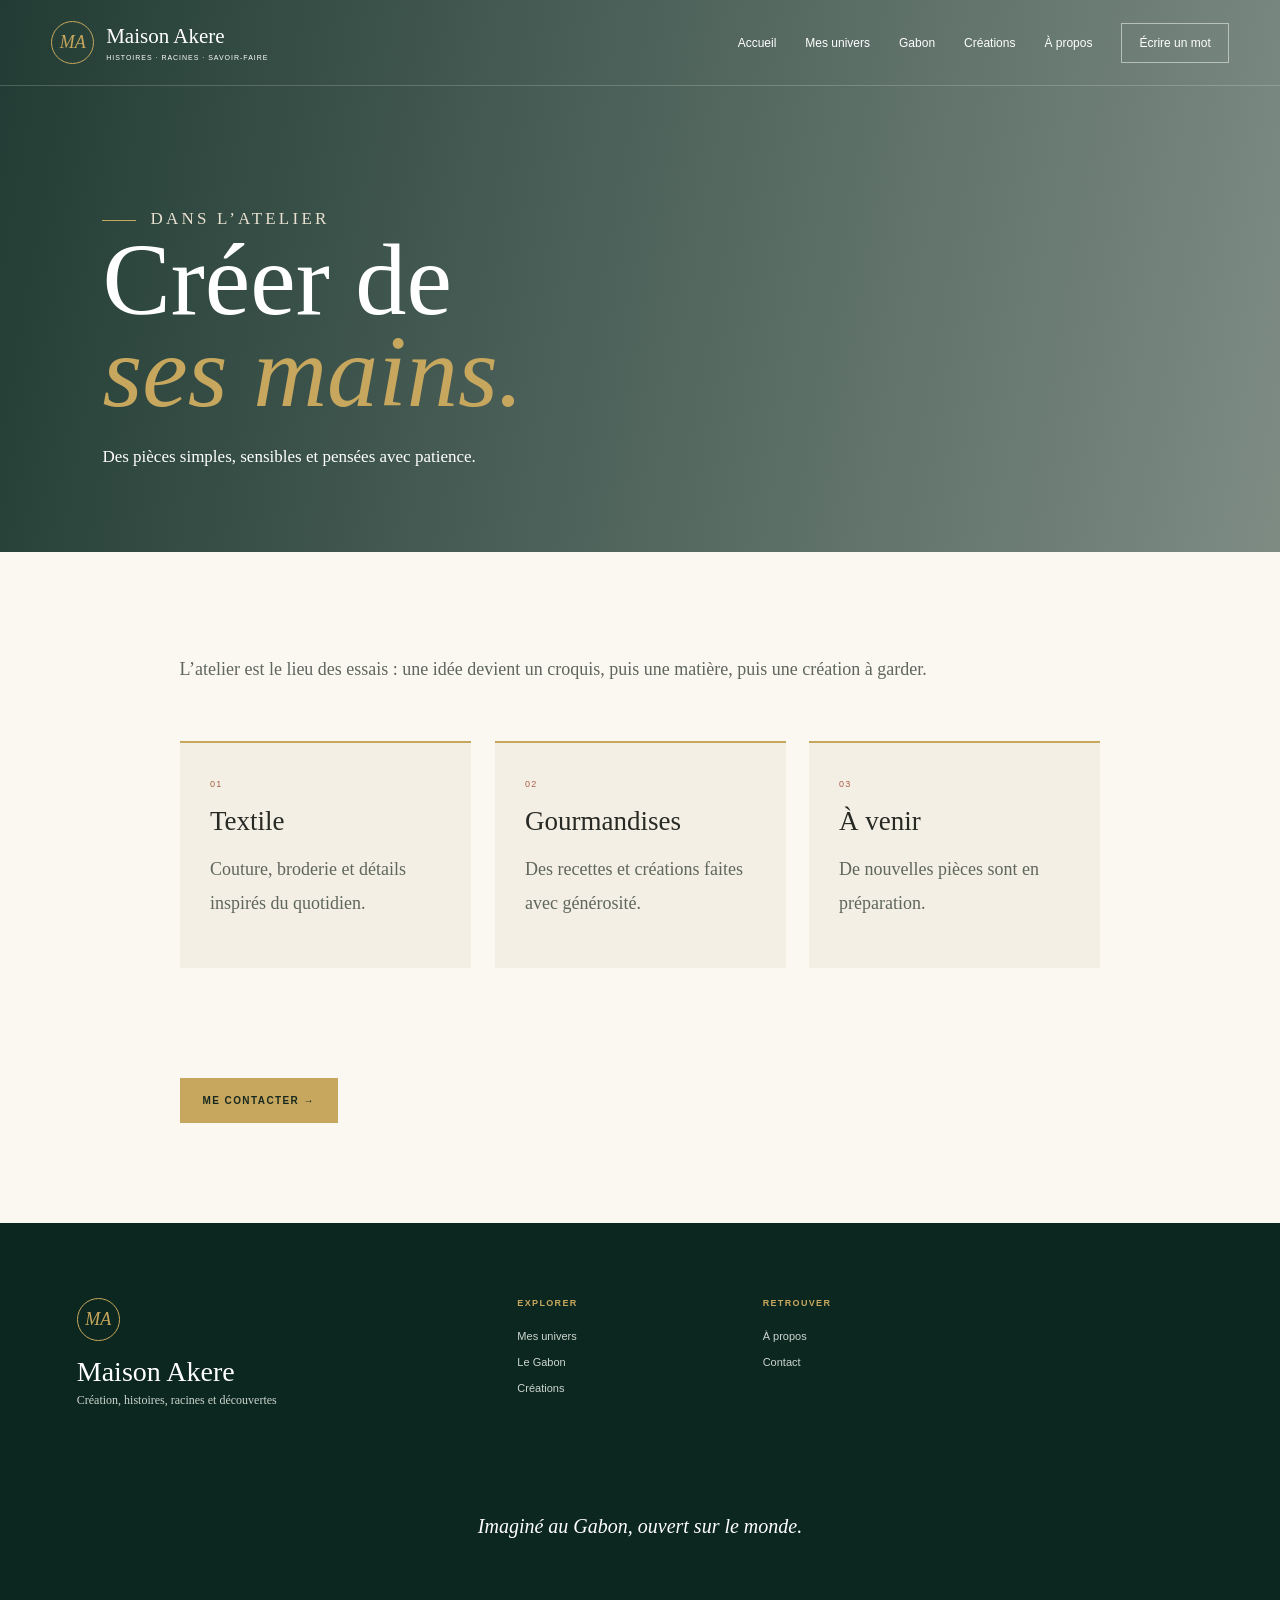
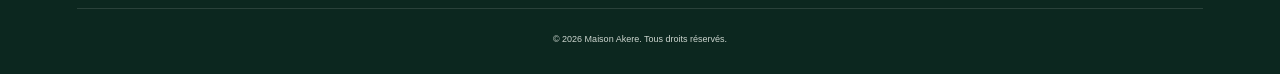
<file: creations.html>
<!doctype html><html lang="fr"><head><meta charset="utf-8"><meta name="viewport" content="width=device-width,initial-scale=1"><title>Créations — Maison Akere</title><link rel="stylesheet" href="style.css"></head><body><header class="site-header"><a class="brand" href="index.html"><span>MA</span><div><b>Maison Akere</b><small>Histoires · Racines · Savoir-faire</small></div></a><button class="menu" aria-expanded="false">Menu</button><nav><a href="index.html">Accueil</a><a href="univers.html">Mes univers</a><a href="gabon.html">Gabon</a><a href="creations.html">Créations</a><a href="apropos.html">À propos</a><a class="nav-cta" href="contact.html">Écrire un mot</a></nav></header><main><section class="page-hero" style="--page-image:url('https://images.unsplash.com/photo-1558618666-fcd25c85cd64?auto=format&fit=crop&w=1800&q=85')"><div><p class="eyebrow light">Dans l’atelier</p><h1>Créer de<br><em>ses mains.</em></h1><p>Des pièces simples, sensibles et pensées avec patience.</p></div></section><section class="page-content"><p>L’atelier est le lieu des essais : une idée devient un croquis, puis une matière, puis une création à garder.</p><div class="feature-list"><article><small>01</small><h3>Textile</h3><p>Couture, broderie et détails inspirés du quotidien.</p></article><article><small>02</small><h3>Gourmandises</h3><p>Des recettes et créations faites avec générosité.</p></article><article><small>03</small><h3>À venir</h3><p>De nouvelles pièces sont en préparation.</p></article></div><a class="button gold page-cta" href="contact.html">Me contacter →</a></section></main><footer><div class="footer-brand"><span>MA</span><h3>Maison Akere</h3><p>Création, histoires, racines et découvertes</p></div><div><b>Explorer</b><a href="univers.html">Mes univers</a><a href="gabon.html">Le Gabon</a><a href="creations.html">Créations</a></div><div><b>Retrouver</b><a href="apropos.html">À propos</a><a href="contact.html">Contact</a></div><p class="signature">Imaginé au Gabon, ouvert sur le monde.</p><small class="copyright">© 2026 Maison Akere. Tous droits réservés.</small></footer><script src="script.js"></script></body></html>
</file>
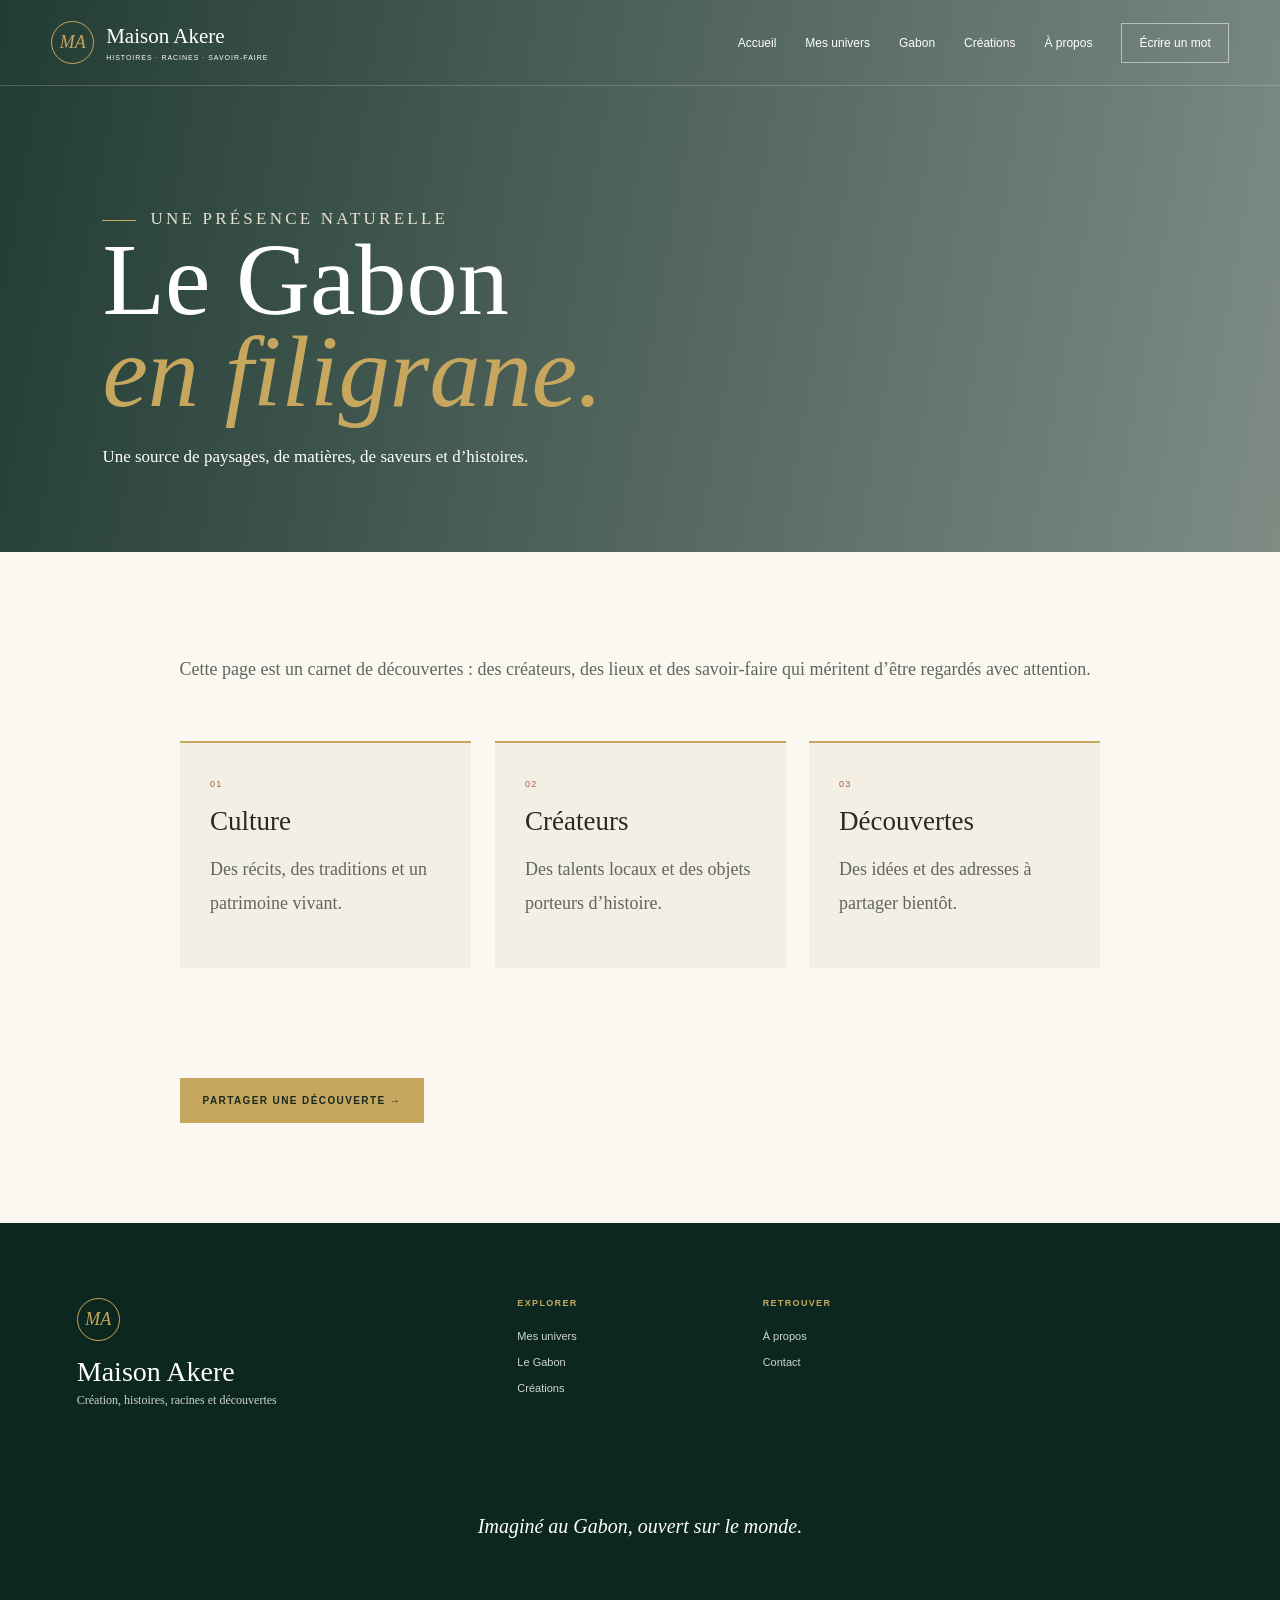
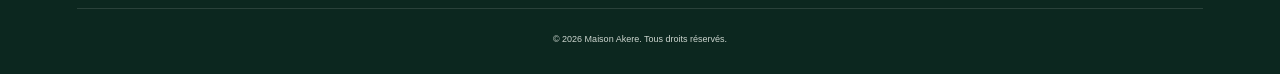
<file: gabon.html>
<!doctype html><html lang="fr"><head><meta charset="utf-8"><meta name="viewport" content="width=device-width,initial-scale=1"><title>Le Gabon — Maison Akere</title><link rel="stylesheet" href="style.css"></head><body><header class="site-header"><a class="brand" href="index.html"><span>MA</span><div><b>Maison Akere</b><small>Histoires · Racines · Savoir-faire</small></div></a><button class="menu" aria-expanded="false">Menu</button><nav><a href="index.html">Accueil</a><a href="univers.html">Mes univers</a><a href="gabon.html">Gabon</a><a href="creations.html">Créations</a><a href="apropos.html">À propos</a><a class="nav-cta" href="contact.html">Écrire un mot</a></nav></header><main><section class="page-hero" style="--page-image:url('https://images.unsplash.com/photo-1516026672322-bc52d61a55d5?auto=format&fit=crop&w=1800&q=85')"><div><p class="eyebrow light">Une présence naturelle</p><h1>Le Gabon<br><em>en filigrane.</em></h1><p>Une source de paysages, de matières, de saveurs et d’histoires.</p></div></section><section class="page-content"><p>Cette page est un carnet de découvertes : des créateurs, des lieux et des savoir-faire qui méritent d’être regardés avec attention.</p><div class="feature-list"><article><small>01</small><h3>Culture</h3><p>Des récits, des traditions et un patrimoine vivant.</p></article><article><small>02</small><h3>Créateurs</h3><p>Des talents locaux et des objets porteurs d’histoire.</p></article><article><small>03</small><h3>Découvertes</h3><p>Des idées et des adresses à partager bientôt.</p></article></div><a class="button gold page-cta" href="contact.html">Partager une découverte →</a></section></main><footer><div class="footer-brand"><span>MA</span><h3>Maison Akere</h3><p>Création, histoires, racines et découvertes</p></div><div><b>Explorer</b><a href="univers.html">Mes univers</a><a href="gabon.html">Le Gabon</a><a href="creations.html">Créations</a></div><div><b>Retrouver</b><a href="apropos.html">À propos</a><a href="contact.html">Contact</a></div><p class="signature">Imaginé au Gabon, ouvert sur le monde.</p><small class="copyright">© 2026 Maison Akere. Tous droits réservés.</small></footer><script src="script.js"></script></body></html>
</file>
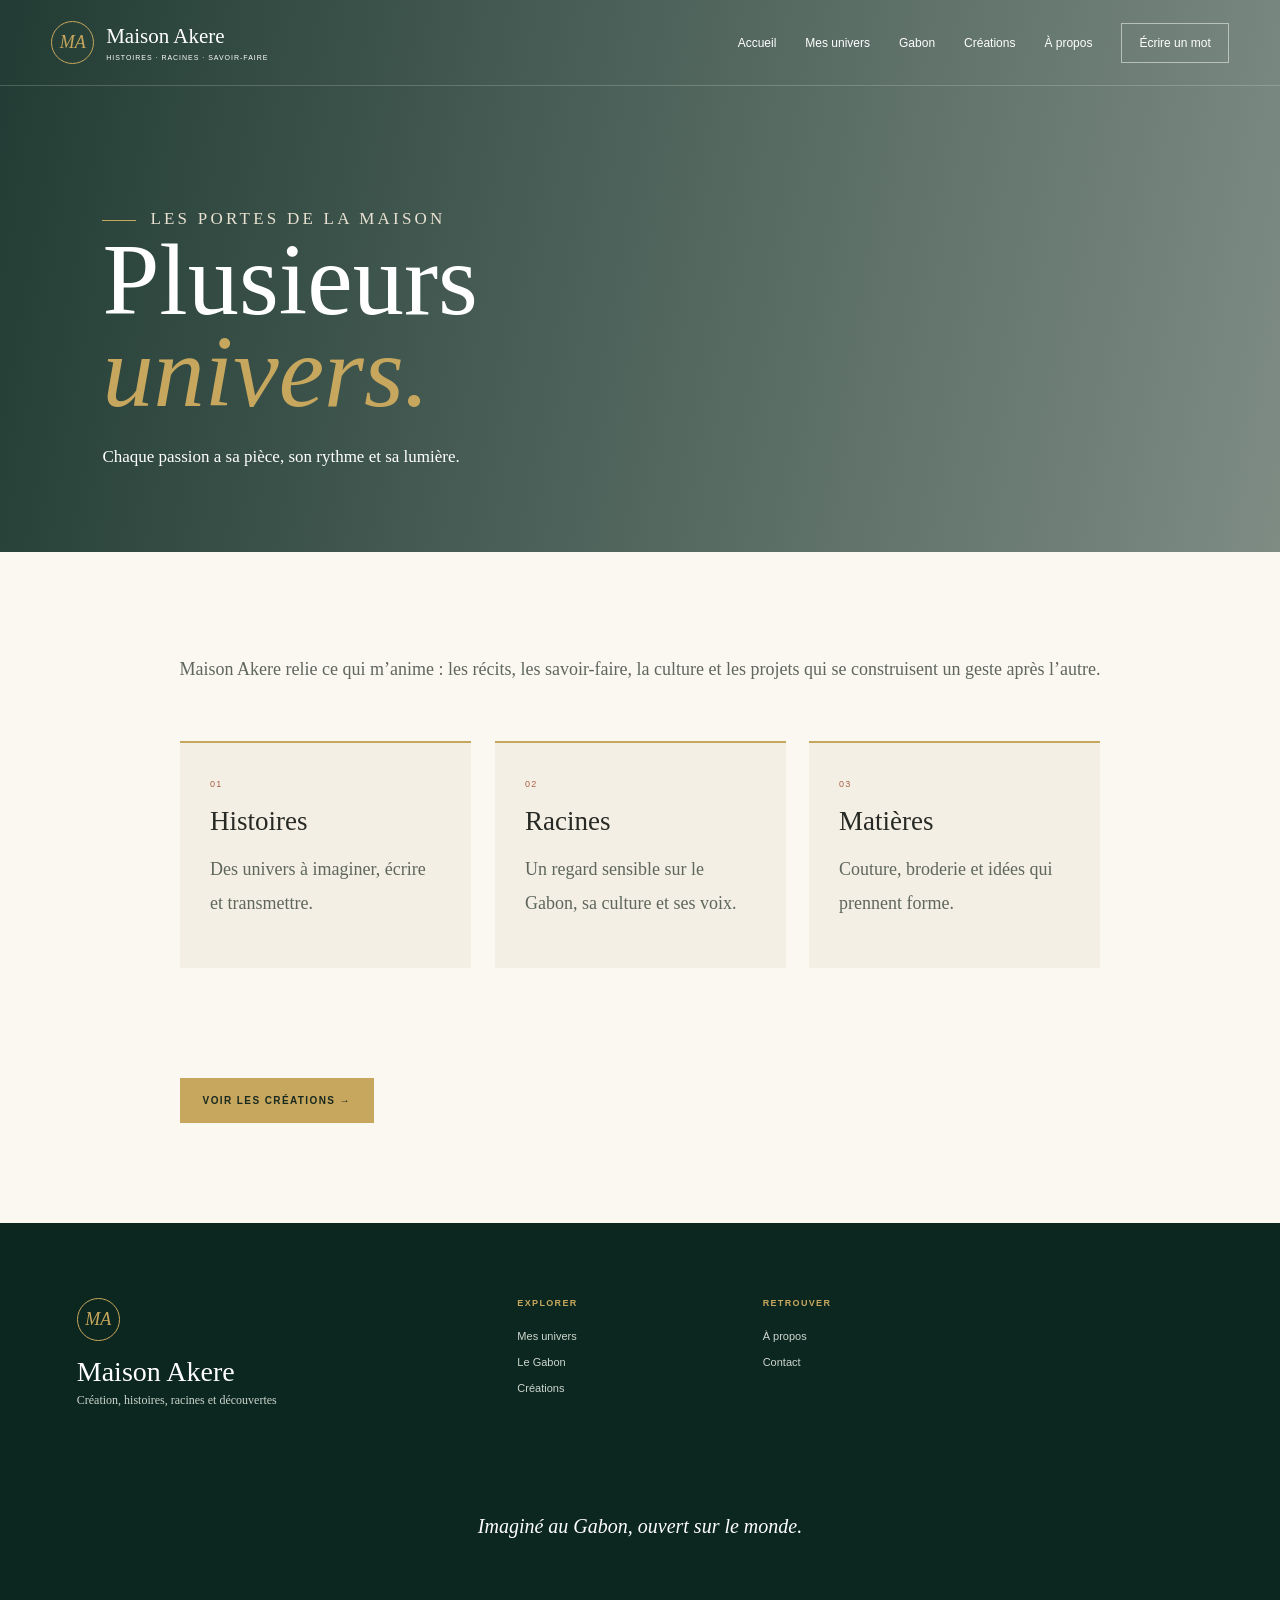
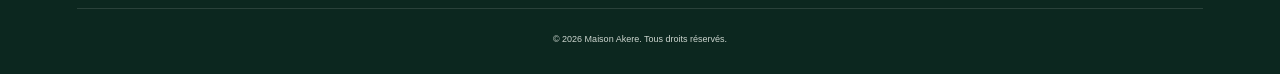
<file: univers.html>
<!doctype html><html lang="fr"><head><meta charset="utf-8"><meta name="viewport" content="width=device-width,initial-scale=1"><title>Mes univers — Maison Akere</title><link rel="stylesheet" href="style.css"></head><body><header class="site-header"><a class="brand" href="index.html"><span>MA</span><div><b>Maison Akere</b><small>Histoires · Racines · Savoir-faire</small></div></a><button class="menu" aria-expanded="false">Menu</button><nav><a href="index.html">Accueil</a><a href="univers.html">Mes univers</a><a href="gabon.html">Gabon</a><a href="creations.html">Créations</a><a href="apropos.html">À propos</a><a class="nav-cta" href="contact.html">Écrire un mot</a></nav></header><main><section class="page-hero" style="--page-image:url('https://images.unsplash.com/photo-1455390582262-044cdead277a?auto=format&fit=crop&w=1800&q=85')"><div><p class="eyebrow light">Les portes de la maison</p><h1>Plusieurs<br><em>univers.</em></h1><p>Chaque passion a sa pièce, son rythme et sa lumière.</p></div></section><section class="page-content"><p>Maison Akere relie ce qui m’anime : les récits, les savoir-faire, la culture et les projets qui se construisent un geste après l’autre.</p><div class="feature-list"><article><small>01</small><h3>Histoires</h3><p>Des univers à imaginer, écrire et transmettre.</p></article><article><small>02</small><h3>Racines</h3><p>Un regard sensible sur le Gabon, sa culture et ses voix.</p></article><article><small>03</small><h3>Matières</h3><p>Couture, broderie et idées qui prennent forme.</p></article></div><a class="button gold page-cta" href="creations.html">Voir les créations →</a></section></main><footer><div class="footer-brand"><span>MA</span><h3>Maison Akere</h3><p>Création, histoires, racines et découvertes</p></div><div><b>Explorer</b><a href="univers.html">Mes univers</a><a href="gabon.html">Le Gabon</a><a href="creations.html">Créations</a></div><div><b>Retrouver</b><a href="apropos.html">À propos</a><a href="contact.html">Contact</a></div><p class="signature">Imaginé au Gabon, ouvert sur le monde.</p><small class="copyright">© 2026 Maison Akere. Tous droits réservés.</small></footer><script src="script.js"></script></body></html>
</file>
<file: style.css>
:root{--cream:#f4efe5;--paper:#fbf8f1;--forest:#153b2f;--deep:#102d25;--gold:#c7a75e;--clay:#a75f43;--ink:#272a24}*{box-sizing:border-box}html{scroll-behavior:smooth}body{margin:0;background:var(--paper);color:var(--ink);font-family:"Trebuchet MS",Arial,sans-serif}a{color:inherit;text-decoration:none}h1,h2,h3,p{margin-top:0}h1,h2,h3{font-family:Georgia,serif;font-weight:400}em{color:var(--gold)}.section-pad{padding:110px max(6vw,28px)}.eyebrow{text-transform:uppercase;letter-spacing:.19em;font-size:11px;font-weight:700;margin-bottom:25px;color:#6f7568}.eyebrow:before{content:"";display:inline-block;width:34px;height:1px;background:var(--gold);vertical-align:middle;margin-right:14px}.light{color:#e9e1d1}.site-header{height:86px;padding:0 max(4vw,22px);display:flex;align-items:center;justify-content:space-between;position:absolute;z-index:2;width:100%;color:#fff;border-bottom:1px solid #ffffff30}.brand{display:flex;align-items:center;gap:12px}.brand>span,.footer-brand>span{width:43px;height:43px;border:1px solid var(--gold);border-radius:50%;display:grid;place-items:center;font:italic 18px Georgia;color:var(--gold)}.brand b{display:block;font:21px Georgia}.brand small{display:block;text-transform:uppercase;letter-spacing:.14em;font-size:7px;margin-top:5px}nav{display:flex;align-items:center;gap:29px;font-size:12px}nav a:hover{color:var(--gold)}.nav-cta{border:1px solid #ffffff80;padding:12px 17px}.menu{display:none;background:none;border:0;color:white;text-transform:uppercase;letter-spacing:.1em}.hero{height:min(900px,100vh);min-height:690px;color:white;position:relative;overflow:hidden}.hero-image,.hero-shade{position:absolute;inset:0}.hero-image{background:url('https://images.unsplash.com/photo-1499750310107-5fef28a66643?auto=format&fit=crop&w=2000&q=88') center/cover;transform:scale(1.05);animation:zoom 18s ease-out both}.hero-shade{background:linear-gradient(90deg,#102d25e8 0%,#102d25ad 42%,#102d2528 75%),linear-gradient(0deg,#0b211bb0,transparent 50%)}@keyframes zoom{to{transform:scale(1)}}.hero-content{position:absolute;left:max(8vw,40px);top:50%;transform:translateY(-42%);max-width:720px}.hero h1{font-size:clamp(58px,7vw,104px);line-height:.91;letter-spacing:-.045em;margin-bottom:30px}.hero-content>p:not(.eyebrow){max-width:570px;font:17px/1.8 Georgia;color:#eee8dc}.actions{display:flex;gap:30px;align-items:center;margin-top:40px}.button{display:inline-flex;align-items:center;justify-content:center;gap:28px;padding:17px 23px;text-transform:uppercase;letter-spacing:.14em;font-size:10px;font-weight:700;border:0;cursor:pointer;transition:.25s}.button:hover,.room:hover,.now article:hover{transform:translateY(-4px)}.gold{background:var(--gold);color:#18291f}.text-link{font:italic 14px Georgia;border-bottom:1px solid #ffffff55;padding:8px 0}.hero-note{position:absolute;right:6vw;bottom:90px;border-left:1px solid #ffffff55;padding-left:25px;display:flex;gap:15px}.hero-note span{color:var(--gold);font:28px Georgia}.hero-note p{font:italic 14px/1.6 Georgia}.scroll{position:absolute;left:4vw;bottom:28px;text-transform:uppercase;letter-spacing:.17em;font-size:8px}.scroll i{font-style:normal;margin-left:15px;color:var(--gold)}.intro{display:grid;grid-template-columns:1.2fr 1fr;gap:10vw;align-items:end}.intro h2,.section-head h2,.about h2,.contact h2{font-size:clamp(48px,5.4vw,80px);line-height:1;margin:0}.lead{font:18px/1.85 Georgia;color:#62685e;border-left:1px solid var(--gold);padding-left:32px}.rooms{padding-top:20px;display:grid;grid-template-columns:repeat(6,1fr);gap:24px}.room{grid-column:span 2;background:#fff;overflow:hidden;transition:.35s}.room.featured{grid-column:span 3}.room-img{height:260px;background-size:cover;background-position:center;position:relative;filter:saturate(.78)}.featured .room-img{height:355px}.writing{background-image:url('https://images.unsplash.com/photo-1455390582262-044cdead277a?auto=format&fit=crop&w=1200&q=85')}.roots{background-image:url('https://images.unsplash.com/photo-1516690561799-46d8f74f9abf?auto=format&fit=crop&w=1200&q=85')}.craft{background-image:url('https://images.unsplash.com/photo-1558618666-fcd25c85cd64?auto=format&fit=crop&w=1200&q=85')}.cake{background-image:url('https://images.unsplash.com/photo-1486427944299-d1955d23e34d?auto=format&fit=crop&w=1000&q=85')}.faith{background-image:url('https://images.unsplash.com/photo-1500534623283-312aade485b7?auto=format&fit=crop&w=1000&q=85')}.workshop{background-image:url('https://images.unsplash.com/photo-1518005020951-eccb494ad742?auto=format&fit=crop&w=1000&q=85')}.room-img>span{position:absolute;top:18px;left:18px;background:#f8f3e9dc;width:38px;height:38px;border-radius:50%;display:grid;place-items:center;font:12px Georgia}.room-img>b{position:absolute;right:15px;top:15px;background:var(--clay);color:white;padding:8px 11px;text-transform:uppercase;font-size:8px;letter-spacing:.14em}.room-copy{padding:30px}.room-copy small,.now article>small{color:var(--clay);text-transform:uppercase;letter-spacing:.16em;font-size:9px}.room-copy h3{font-size:30px;margin:13px 0}.room-copy p,.now article p{font:14px/1.75 Georgia;color:#666c63}.room-copy a{display:flex;justify-content:space-between;border-top:1px solid #ded9cf;margin-top:24px;padding-top:17px;text-transform:uppercase;letter-spacing:.12em;font-size:9px;font-weight:700}.gabon{display:grid;grid-template-columns:1.08fr .92fr;min-height:760px;background:var(--deep);color:white}.gabon-photo{background:url('https://images.unsplash.com/photo-1516026672322-bc52d61a55d5?auto=format&fit=crop&w=1400&q=88') center/cover;filter:saturate(.72)}.gabon-copy{padding:100px 8vw}.gabon h2{font-size:clamp(58px,6vw,88px);line-height:.98}.gabon-copy>p:not(.eyebrow){font:17px/1.8 Georgia;color:#d4d8cf}.gabon-list{margin:40px 0}.gabon-list span{display:flex;gap:25px;padding:18px 0;border-top:1px solid #ffffff28;color:var(--gold);font:12px Georgia}.gabon-list span:last-child{border-bottom:1px solid #ffffff28}.gabon-list b{color:white;font-weight:400}.outline{border:1px solid #ffffff55;color:#fff}.now{background:var(--cream)}.section-head{display:flex;justify-content:space-between;align-items:end;margin-bottom:55px}.section-head>p{max-width:370px;font:15px/1.7 Georgia;color:#6f746b}.now-grid{display:grid;grid-template-columns:repeat(3,1fr);gap:28px}.now article{background:var(--paper);padding-bottom:28px;transition:.35s}.now-img{height:330px;background-size:cover;background-position:center;position:relative}.now-img span{position:absolute;top:16px;left:16px;background:var(--paper);padding:9px 12px;text-transform:uppercase;letter-spacing:.15em;font-size:8px}.book{background-image:url('https://images.unsplash.com/photo-1516979187457-637abb4f9353?auto=format&fit=crop&w=1000&q=85')}.stitch{background-image:url('https://images.unsplash.com/photo-1584661156681-540e80a161d3?auto=format&fit=crop&w=1000&q=85')}.local{background-image:url('https://images.unsplash.com/photo-1590736969955-71cc94901144?auto=format&fit=crop&w=1000&q=85')}.now article>*:not(.now-img){margin-left:26px;margin-right:26px}.now article>small{display:block;margin-top:25px}.now article h3{font-size:28px;margin-top:10px;margin-bottom:8px}.now article a{text-transform:uppercase;letter-spacing:.12em;font-size:9px;font-weight:bold}.about{display:grid;grid-template-columns:.8fr 1.2fr;gap:9vw;align-items:center}.portrait{height:650px;background:linear-gradient(#17382b1a,#17382b3b),url('https://images.unsplash.com/photo-1499209974431-9dddcece7f88?auto=format&fit=crop&w=1100&q=85') center/cover;position:relative}.portrait span{position:absolute;bottom:15px;right:15px;background:#f8f4ebdd;padding:9px 12px;font-size:9px;text-transform:uppercase;letter-spacing:.12em}.about-copy>p:not(.eyebrow){font:16px/1.85 Georgia;color:#62675f}.tags{display:flex;flex-wrap:wrap;gap:9px;margin-top:30px}.tags span{border:1px solid #cfcbbf;border-radius:20px;padding:8px 14px;font-size:9px;text-transform:uppercase;letter-spacing:.1em}.newsletter{margin:0 6vw 100px;background:var(--clay);color:white;padding:65px 7vw;display:grid;grid-template-columns:1fr 1fr;gap:8vw;align-items:center}.newsletter h2{font-size:46px;margin-bottom:15px}.newsletter p:not(.eyebrow){font:14px/1.7 Georgia}.newsletter form{display:grid;grid-template-columns:1fr 1.3fr auto}.newsletter input,.newsletter button{border:0;border-bottom:1px solid #ffffff77;background:transparent;color:white;padding:16px 8px;min-width:0}.newsletter input::placeholder{color:#f6e5dc}.newsletter button{background:var(--paper);color:var(--clay);padding:16px 22px;text-transform:uppercase;font-size:9px;font-weight:bold}.contact{display:grid;grid-template-columns:.75fr 1.25fr;gap:9vw}.contact>div>p:not(.eyebrow){font:16px/1.7 Georgia;color:#696e65}.socials{display:flex;gap:15px;flex-wrap:wrap;margin-top:45px;font-size:10px;text-transform:uppercase;letter-spacing:.1em}.socials span{border-bottom:1px solid #aaa;padding-bottom:5px}.socials small{width:100%;color:#96988f}.contact-form{background:var(--cream);padding:45px}.contact-form>div{display:grid;grid-template-columns:1fr 1fr;gap:22px}.contact-form label{display:block;text-transform:uppercase;letter-spacing:.12em;font-size:9px;font-weight:bold;margin-bottom:24px}.contact-form input,.contact-form select,.contact-form textarea{width:100%;border:0;border-bottom:1px solid #c3c0b7;background:transparent;padding:14px 3px;font:14px Georgia;color:#555;outline:none}.contact-form textarea{resize:vertical}.dark{background:var(--forest);color:white}.notice{font:13px/1.5 Georgia;color:var(--forest);margin-top:18px}footer{background:#0c271f;color:#cdd6cf;padding:75px 6vw 30px;display:grid;grid-template-columns:2fr repeat(3,1fr);gap:50px}footer>div:not(.footer-brand){display:flex;flex-direction:column;gap:14px;font-size:11px}footer b{text-transform:uppercase;letter-spacing:.15em;color:var(--gold);font-size:9px;margin-bottom:8px}.footer-brand h3{font-size:28px;color:white;margin:15px 0 5px}.footer-brand p{font:12px Georgia}.signature{grid-column:1/-1;text-align:center;font:italic 20px Georgia;color:white;margin:45px 0 20px}.copyright{grid-column:1/-1;text-align:center;border-top:1px solid #ffffff1f;padding-top:25px;font-size:9px}@media(max-width:900px){nav{display:none;position:absolute;top:86px;left:0;right:0;background:var(--deep);padding:25px;flex-direction:column;align-items:flex-start}nav.open{display:flex}.menu{display:block}.hero-note{display:none}.intro,.gabon,.about,.contact,.newsletter{grid-template-columns:1fr}.rooms{grid-template-columns:1fr 1fr}.room,.room.featured{grid-column:span 1}.now-grid{grid-template-columns:1fr}.gabon-photo{min-height:520px}.portrait{height:540px}.newsletter{gap:30px}footer{grid-template-columns:1fr 1fr}.footer-brand{grid-column:1/-1}}@media(max-width:600px){.section-pad{padding:80px 22px}.brand small{display:none}.hero-content{left:22px;right:22px}.hero h1{font-size:56px}.hero-content>p:not(.eyebrow){font-size:15px}.actions{align-items:flex-start;flex-direction:column;gap:16px}.rooms{grid-template-columns:1fr;padding-top:0}.featured .room-img,.room-img{height:300px}.intro{gap:35px}.gabon-copy{padding:75px 22px}.gabon-photo{min-height:400px}.newsletter{margin:0;padding:60px 22px}.newsletter form{grid-template-columns:1fr}.contact-form{padding:28px 20px}.contact-form>div{grid-template-columns:1fr;gap:0}footer{grid-template-columns:1fr;padding:65px 22px 30px}.footer-brand{grid-column:auto}.signature{margin-top:20px}.scroll{display:none}}

.hero:before{content:"";position:absolute;z-index:1;right:-8vw;top:13%;width:38vw;height:38vw;border:1px solid #d8bd7b55;border-radius:50%;box-shadow:0 0 0 32px #d8bd7b12,0 0 0 64px #d8bd7b0b}.hero-content,.hero-note,.hero-stamp,.scroll{z-index:2}.hero-stamp{position:absolute;right:7vw;top:145px;width:126px;height:126px;border-radius:50%;border:1px solid #e7d4a4b0;display:grid;place-content:center;text-align:center;color:#f7eedc;transform:rotate(10deg);background:#173b2b66;backdrop-filter:blur(4px)}.hero-stamp b{font:italic 21px/1.02 Georgia}.hero-stamp span{font-size:7px;text-transform:uppercase;letter-spacing:.16em;margin-top:9px}.manifesto{display:grid;grid-template-columns:1.6fr 1fr auto 1fr;gap:28px;align-items:center;padding:28px max(6vw,28px);background:#e7dcc4;color:var(--forest);border-top:1px solid #c9b889;border-bottom:1px solid #c9b889}.manifesto p{margin:0;font:italic clamp(22px,3vw,42px) Georgia}.manifesto span{font-size:10px;line-height:1.5;text-transform:uppercase;letter-spacing:.13em}.manifesto i{font-style:normal;color:var(--clay);font-size:25px}.atelier-note{background:var(--forest);color:#f6f0e4;margin:0 6vw 110px;padding:85px 8vw;display:grid;grid-template-columns:1fr 1fr;gap:10vw;align-items:center;position:relative;overflow:hidden}.atelier-note:after{content:"MA";position:absolute;right:-20px;bottom:-60px;font:italic 230px Georgia;color:#ffffff0b}.atelier-note h2{font-size:clamp(43px,5vw,70px);line-height:1;margin:0}.atelier-note blockquote{margin:0;font:italic clamp(22px,2.5vw,35px)/1.35 Georgia;position:relative;z-index:1}.atelier-note blockquote small{display:block;margin-top:25px;font:10px/1.5 "Trebuchet MS",Arial;text-transform:uppercase;letter-spacing:.14em;color:#d4bd81}@media(max-width:900px){.hero-stamp{display:none}.manifesto{grid-template-columns:1fr 1fr}.manifesto p{grid-column:1/-1}.atelier-note{grid-template-columns:1fr;gap:45px}}@media(max-width:600px){.manifesto{padding:28px 22px;gap:15px}.manifesto span{font-size:8px}.atelier-note{margin:0 0 80px;padding:65px 22px}.atelier-note blockquote{font-size:24px}}
/* Animations et navigation fluide */
.scroll-progress{position:fixed;z-index:100;inset:0 auto auto 0;width:100%;height:3px;background:linear-gradient(90deg,#c7a75e,#e9d59b);transform:scaleX(0);transform-origin:left;box-shadow:0 1px 12px #c7a75e88}.site-header{transition:background .35s ease,backdrop-filter .35s ease,box-shadow .35s ease}.site-header.is-scrolled{position:fixed;background:#102d25e8;backdrop-filter:blur(15px);box-shadow:0 8px 30px #081a1455}.back-to-top{position:fixed;right:24px;bottom:24px;z-index:30;width:46px;height:46px;border:1px solid #c7a75e;background:#153b2fe8;color:#f8f0dd;border-radius:50%;font:24px Georgia;cursor:pointer;opacity:0;transform:translateY(16px);pointer-events:none;transition:opacity .3s ease,transform .3s ease,background .3s ease}.back-to-top:hover{background:#c7a75e;color:#153b2f}.back-to-top.is-visible{opacity:1;transform:none;pointer-events:auto}.hero-image{transform:translate(var(--mouse-x,0),var(--mouse-y,0)) scale(1.05);transition:transform .65s cubic-bezier(.2,.7,.2,1)}.reveal-item{opacity:0;transform:translateY(34px);transition:opacity .8s ease,transform .9s cubic-bezier(.16,1,.3,1);transition-delay:var(--reveal-delay,0ms)}.reveal-item.in-view{opacity:1;transform:none}.room.reveal-item{transform:translateY(38px) scale(.985)}.room.reveal-item.in-view{transform:none}.gabon-photo.reveal-item{transform:scale(.96)}.gabon-photo.reveal-item.in-view{transform:scale(1)}@media(max-width:600px){.back-to-top{right:15px;bottom:15px;width:42px;height:42px}}@media(prefers-reduced-motion:reduce){.reveal-item{opacity:1;transform:none;transition:none}.hero-image{transform:scale(1.05)}}
/* Pages secondaires */
.page-hero{min-height:53vh;padding:180px max(8vw,28px) 80px;display:flex;align-items:end;color:#fff;background:linear-gradient(100deg,#102d25ec,#102d2588),var(--page-image) center/cover}.page-hero h1{font-size:clamp(58px,8vw,110px);line-height:.9;margin:0}.page-hero p{max-width:560px;font:17px/1.75 Georgia;margin:24px 0 0}.page-content{max-width:1100px;margin:auto;padding:100px max(7vw,28px)}.page-content h2{font-size:clamp(37px,4vw,62px);line-height:1}.page-content p{font:18px/1.9 Georgia;color:#5f675d}.feature-list{display:grid;grid-template-columns:repeat(3,1fr);gap:24px;margin:55px 0}.feature-list article{padding:30px;background:var(--cream);border-top:2px solid var(--gold)}.feature-list h3{font-size:27px;margin:15px 0}.feature-list small{letter-spacing:.14em;text-transform:uppercase;color:var(--clay);font-size:9px}.page-cta{margin-top:55px;display:inline-flex}@media(max-width:700px){.page-hero{padding-top:140px;min-height:460px}.feature-list{grid-template-columns:1fr}.page-content{padding-top:70px;padding-bottom:70px}}

/* Animation d’entrée et micro-interactions */
body{opacity:0;transition:opacity .5s ease}body.site-ready{opacity:1}.site-header nav a{position:relative}.site-header nav a:not(.nav-cta):after{content:"";position:absolute;left:0;right:0;bottom:-8px;height:1px;background:var(--gold);transform:scaleX(0);transform-origin:right;transition:transform .32s ease}.site-header nav a:not(.nav-cta):hover:after{transform:scaleX(1);transform-origin:left}.room,.now article,.feature-list article{transform:perspective(900px) rotateX(var(--tilt-x,0)) rotateY(var(--tilt-y,0));transition:transform .35s cubic-bezier(.2,.7,.2,1),box-shadow .35s ease}.room:hover,.now article:hover,.feature-list article:hover{box-shadow:0 23px 55px #17382b2b}.page-hero>div{animation:heroReveal 1s .12s both}@keyframes heroReveal{from{opacity:0;transform:translateY(28px)}to{opacity:1;transform:none}}.hero-stamp{animation:gentleFloat 5s ease-in-out infinite}@keyframes gentleFloat{0%,100%{transform:rotate(10deg) translateY(0)}50%{transform:rotate(7deg) translateY(-10px)}}.button{transition:transform .3s ease,box-shadow .3s ease}.button:hover{transform:translateY(-4px);box-shadow:0 12px 26px #102d2544}@media(prefers-reduced-motion:reduce){body{opacity:1}.page-hero>div,.hero-stamp{animation:none}.room,.now article,.feature-list article{transform:none!important}}
</file>
